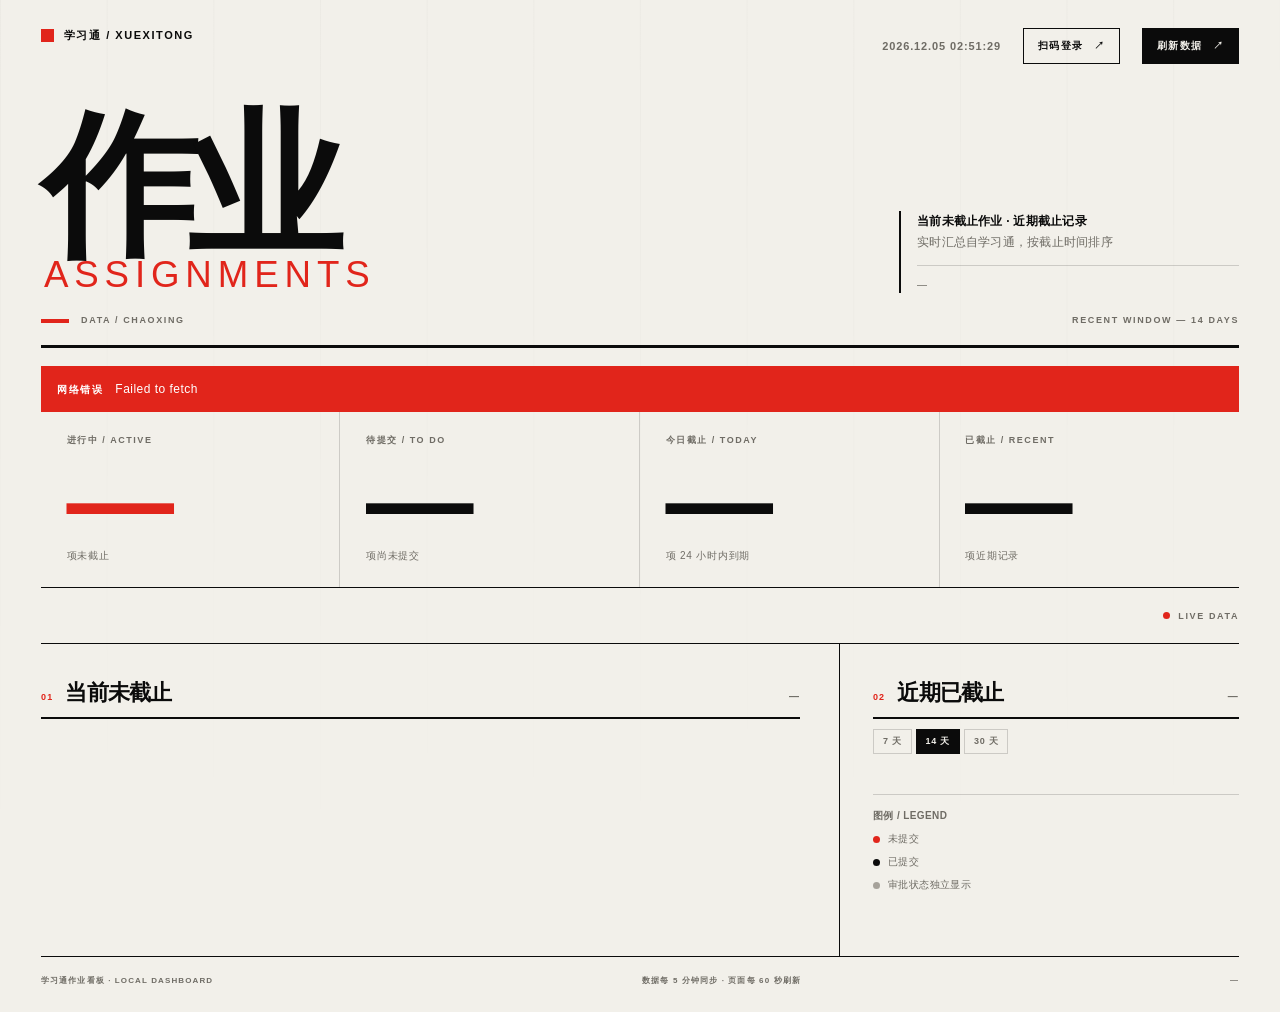
<file: chaoxing-dashboard/index.html>
<!doctype html>
<html lang="zh-CN">
<head>
  <meta charset="utf-8">
  <meta name="viewport" content="width=device-width, initial-scale=1">
  <meta name="color-scheme" content="light">
  <title>作业看板 / ASSIGNMENTS — 学习通</title>
  <link rel="stylesheet" href="./style.css">
</head>
<body>
  <div class="grid-lines" aria-hidden="true"></div>

  <div class="page">
    <header class="masthead">
      <div class="masthead__row">
        <div class="wordmark">
          <span class="wordmark__mark" aria-hidden="true"></span>
          <span>学习通 / XUEXITONG</span>
        </div>
        <div class="masthead__meta">
          <span class="clock" id="clock">--</span>
          <button class="btn btn--ghost" id="loginBtn" type="button">
            <span>扫码登录</span>
            <span aria-hidden="true">↗</span>
          </button>
          <button class="btn" id="refreshBtn" type="button">
            <span>刷新数据</span>
            <span aria-hidden="true">↗</span>
          </button>
        </div>
      </div>

      <div class="masthead__title">
        <h1>作业<span>ASSIGNMENTS</span></h1>
        <div class="masthead__desc">
          <p>当前未截止作业 · 近期截止记录</p>
          <p>实时汇总自学习通，按截止时间排序</p>
          <p class="masthead__stamp" id="generatedAt">—</p>
        </div>
      </div>

      <div class="masthead__rule">
        <span><span class="red-block" aria-hidden="true"></span> DATA / CHAOXING</span>
        <span id="rangeNote">RECENT WINDOW — 14 DAYS</span>
      </div>
    </header>

    <div class="banner" id="banner" hidden>
      <strong id="bannerTitle">数据读取失败</strong>
      <span id="bannerText"></span>
    </div>

    <section class="metrics" aria-label="统计概览">
      <article class="metric metric--hero">
        <span class="label">进行中 / ACTIVE</span>
        <span class="num" id="mActive">—</span>
        <span class="sub">项未截止</span>
      </article>
      <article class="metric">
        <span class="label">待提交 / TO DO</span>
        <span class="num" id="mPending">—</span>
        <span class="sub">项尚未提交</span>
      </article>
      <article class="metric">
        <span class="label">今日截止 / TODAY</span>
        <span class="num" id="mToday">—</span>
        <span class="sub">项 24 小时内到期</span>
      </article>
      <article class="metric">
        <span class="label">已截止 / RECENT</span>
        <span class="num" id="mRecent">—</span>
        <span class="sub" id="mRecentSub">项近期记录</span>
      </article>
    </section>

    <div class="toolbar">
      <div class="filters" id="courseFilters" aria-label="课程筛选"></div>
      <div class="live" aria-hidden="true"><span class="live-dot"></span><span>LIVE DATA</span></div>
    </div>

    <main class="layout">
      <section class="active-section" aria-labelledby="activeHeading">
        <header class="section-header">
          <span class="section-index">01</span>
          <h2 id="activeHeading">当前未截止</h2>
          <span class="section-count" id="activeCount">—</span>
        </header>

        <div class="active-list" id="activeList"></div>
        <div class="empty" id="activeEmpty" hidden>
          <span class="empty__num">00</span>
          <p>当前没有未截止作业</p>
        </div>

        <section class="no-deadline" id="noDeadlineSection" hidden>
          <header class="section-header section-header--small">
            <span class="section-index">01B</span>
            <h2>无截止时间</h2>
            <span class="section-count" id="noDeadlineCount">—</span>
          </header>
          <div id="noDeadlineList"></div>
        </section>
      </section>

      <aside class="sidebar">
        <section class="recent-section" aria-labelledby="recentHeading">
          <header class="section-header">
            <span class="section-index">02</span>
            <h2 id="recentHeading">近期已截止</h2>
            <span class="section-count" id="recentCount">—</span>
          </header>
          <div class="window-switch" role="group" aria-label="近期时间范围">
            <button class="window-btn" data-days="7" type="button">7 天</button>
            <button class="window-btn is-active" data-days="14" type="button">14 天</button>
            <button class="window-btn" data-days="30" type="button">30 天</button>
          </div>
          <div class="recent-list" id="recentList"></div>
          <div class="empty empty--small" id="recentEmpty" hidden>
            <p>该时间范围内没有已截止作业</p>
          </div>
        </section>

        <section class="legend">
          <span class="legend__title">图例 / LEGEND</span>
          <span><i class="legend-dot legend-dot--red"></i>未提交</span>
          <span><i class="legend-dot legend-dot--black"></i>已提交</span>
          <span><i class="legend-dot legend-dot--gray"></i>审批状态独立显示</span>
        </section>
      </aside>
    </main>

    <footer>
      <span>学习通作业看板 · LOCAL DASHBOARD</span>
      <span>数据每 5 分钟同步 · 页面每 60 秒刷新</span>
      <span id="footerTime">—</span>
    </footer>
  </div>

  <div class="login-modal" id="loginModal" hidden>
    <div class="login-panel" role="dialog" aria-modal="true" aria-labelledby="loginTitle">
      <header class="login-panel__head">
        <span class="login-panel__index">LOGIN / 登录</span>
        <button class="login-panel__close" id="loginClose" type="button" aria-label="关闭">×</button>
      </header>
      <div class="login-tabs">
        <button class="login-tab is-active" data-tab="qr" type="button">扫码登录</button>
        <button class="login-tab" data-tab="pwd" type="button">账号密码</button>
      </div>
      <div class="login-panel__body" id="loginQrPane">
        <div class="login-qr">
          <img id="loginQr" alt="学习通登录二维码" width="270" height="270">
          <span class="login-qr__corner login-qr__corner--tl"></span>
          <span class="login-qr__corner login-qr__corner--tr"></span>
          <span class="login-qr__corner login-qr__corner--bl"></span>
          <span class="login-qr__corner login-qr__corner--br"></span>
        </div>
        <div class="login-copy">
          <h3 id="loginTitle">使用学习通 App 扫码</h3>
          <p>打开学习通 → 右上角「扫一扫」→ 扫描左侧二维码 → 手机上点击「确认登录」。</p>
          <p class="login-status" id="loginStatus">正在获取二维码…</p>
          <button class="btn btn--small" id="loginRefresh" type="button">刷新二维码</button>
          <p class="login-note">登录成功后会自动抓取完整 cookie 并刷新看板。二维码约 2 分钟有效，仅供本机使用。</p>
        </div>
      </div>
      <div class="login-panel__body login-panel__body--pwd" id="loginPwdPane" hidden>
        <div class="login-pwd">
          <label class="login-field">
            <span class="login-field__label">学号 / 手机号</span>
            <input class="login-field__input" id="loginUser" type="text" autocomplete="username" placeholder="请输入学习通账号">
          </label>
          <label class="login-field">
            <span class="login-field__label">密码</span>
            <input class="login-field__input" id="loginPass" type="password" autocomplete="current-password" placeholder="请输入密码">
          </label>
          <button class="btn btn--small" id="loginSubmit" type="button">登录</button>
          <p class="login-status" id="loginPwdStatus">账号密码只会发送给学习通官方接口，不会保存</p>
          <p class="login-note">若学校开启新设备短信验证，账号密码登录会失败，请改用扫码登录。</p>
        </div>
      </div>
    </div>
  </div>

  <script src="./app.js"></script>
</body>
</html>
</file>
<file: chaoxing-dashboard/style.css>
:root {
  --paper: #f2f0ea;
  --paper-2: #e9e6de;
  --ink: #0b0b0b;
  --muted: #6f6c65;
  --line: rgba(11, 11, 11, 0.16);
  --strong: #0b0b0b;
  --red: #e1251b;
  --red-dark: #b3160e;
  --white: #ffffff;
  --pad: clamp(20px, 3.2vw, 48px);
  --font: "Helvetica Neue", "Neue Haas Grotesk", Helvetica, Arial, "PingFang SC", "Hiragino Sans GB", "Microsoft YaHei", sans-serif;
}

* { box-sizing: border-box; margin: 0; padding: 0; }
[hidden] { display: none !important; }

html { font-size: 16px; }

body {
  background: var(--paper);
  color: var(--ink);
  font-family: var(--font);
  -webkit-font-smoothing: antialiased;
  text-rendering: optimizeLegibility;
  min-height: 100vh;
  overflow-x: hidden;
}

.grid-lines {
  position: fixed;
  inset: 0;
  z-index: 0;
  pointer-events: none;
  background-image: linear-gradient(to right, rgba(11, 11, 11, 0.045) 1px, transparent 1px);
  background-size: calc(100% / 12) 100%;
  mask-image: linear-gradient(to bottom, rgba(0,0,0,.55), rgba(0,0,0,.2) 55%, transparent 100%);
}

.page {
  position: relative;
  z-index: 1;
  width: min(100%, 1560px);
  margin: 0 auto;
  padding: 28px var(--pad) 0;
}

/* ---------------------------------------------------------------- masthead */
.masthead { border-bottom: 3px solid var(--ink); padding-bottom: 20px; }

.masthead__row {
  display: flex;
  align-items: flex-start;
  justify-content: space-between;
  gap: 24px;
  font-size: 11px;
  font-weight: 600;
  letter-spacing: 0.14em;
  text-transform: uppercase;
}

.wordmark { display: flex; align-items: center; gap: 10px; white-space: nowrap; }
.wordmark__mark { width: 13px; height: 13px; background: var(--red); display: inline-block; }

.masthead__meta { display: flex; align-items: center; gap: 22px; }
.clock { font-variant-numeric: tabular-nums; letter-spacing: 0.08em; color: var(--muted); }

.btn {
  display: inline-flex;
  align-items: center;
  gap: 10px;
  border: 1px solid var(--ink);
  background: var(--ink);
  color: var(--paper);
  font-family: inherit;
  font-size: 10px;
  font-weight: 700;
  letter-spacing: 0.14em;
  text-transform: uppercase;
  padding: 10px 14px;
  cursor: pointer;
  transition: background 120ms ease, border-color 120ms ease, color 120ms ease;
}
.btn:hover { background: var(--red); border-color: var(--red); color: var(--white); }
.btn:active { transform: translateY(1px); }
.btn[disabled] { opacity: .45; cursor: wait; }
.btn--ghost { background: transparent; color: var(--ink); }
.btn--ghost:hover { background: var(--ink); border-color: var(--ink); color: var(--paper); }
.btn--small { font-size: 9px; padding: 8px 12px; }

.masthead__title {
  display: grid;
  grid-template-columns: minmax(0, 1fr) minmax(240px, 340px);
  align-items: end;
  gap: 40px;
  margin-top: clamp(34px, 5vw, 62px);
}

h1 {
  font-size: clamp(78px, 12.2vw, 190px);
  font-weight: 700;
  line-height: 0.78;
  letter-spacing: -0.065em;
  text-transform: uppercase;
  white-space: nowrap;
}
h1 span {
  display: block;
  margin-top: 0.24em;
  padding-left: 0.08em;
  font-size: 0.235em;
  line-height: 1;
  letter-spacing: 0.16em;
  font-weight: 500;
  color: var(--red);
}

.masthead__desc {
  border-left: 2px solid var(--ink);
  padding-left: 16px;
  font-size: 12px;
  line-height: 1.75;
  letter-spacing: 0.02em;
  color: var(--muted);
}
.masthead__desc p:first-child { color: var(--ink); font-weight: 600; }
.masthead__stamp {
  margin-top: 12px;
  padding-top: 10px;
  border-top: 1px solid var(--line);
  font-size: 10px;
  letter-spacing: 0.1em;
  text-transform: uppercase;
  font-variant-numeric: tabular-nums;
}

.masthead__rule {
  display: flex;
  justify-content: space-between;
  align-items: center;
  gap: 20px;
  margin-top: 22px;
  font-size: 9px;
  font-weight: 600;
  letter-spacing: 0.18em;
  text-transform: uppercase;
  color: var(--muted);
}
.red-block { width: 28px; height: 4px; background: var(--red); display: inline-block; margin-right: 8px; vertical-align: middle; }

/* ------------------------------------------------------------------ banner */
.banner {
  display: flex;
  flex-wrap: wrap;
  align-items: baseline;
  gap: 12px;
  margin-top: 18px;
  padding: 14px 16px;
  background: var(--red);
  color: var(--white);
  font-size: 12px;
  line-height: 1.5;
  letter-spacing: 0.04em;
}
.banner strong { font-size: 10px; letter-spacing: 0.16em; text-transform: uppercase; }

/* ----------------------------------------------------------------- metrics */
.metrics {
  display: grid;
  grid-template-columns: repeat(4, minmax(0, 1fr));
  border-bottom: 1px solid var(--ink);
}
.metric {
  min-height: 172px;
  padding: 22px clamp(14px, 2vw, 28px) 24px;
  border-right: 1px solid var(--line);
  display: flex;
  flex-direction: column;
  justify-content: space-between;
}
.metric:last-child { border-right: 0; }
.metric--hero .num { color: var(--red); }
.label { font-size: 9px; font-weight: 700; letter-spacing: 0.17em; color: var(--muted); text-transform: uppercase; }
.num {
  display: block;
  margin: 14px 0 6px;
  font-size: clamp(72px, 8.4vw, 128px);
  font-weight: 700;
  line-height: 0.76;
  letter-spacing: -0.07em;
  font-variant-numeric: tabular-nums;
}
.sub { font-size: 10px; letter-spacing: 0.08em; color: var(--muted); }

/* ----------------------------------------------------------------- toolbar */
.toolbar {
  display: flex;
  align-items: center;
  justify-content: space-between;
  gap: 20px;
  min-height: 56px;
  padding: 12px 0;
  border-bottom: 1px solid var(--ink);
}
.filters { display: flex; flex-wrap: wrap; gap: 6px; overflow: hidden; }
.chip {
  border: 1px solid var(--line);
  background: transparent;
  color: var(--ink);
  font-family: inherit;
  font-size: 10px;
  font-weight: 500;
  letter-spacing: 0.06em;
  padding: 6px 10px;
  cursor: pointer;
  white-space: nowrap;
  transition: background 120ms ease, color 120ms ease, border-color 120ms ease;
}
.chip:hover { border-color: var(--ink); }
.chip.is-active { background: var(--ink); color: var(--paper); border-color: var(--ink); }
.live { display: flex; align-items: center; gap: 8px; font-size: 9px; font-weight: 700; letter-spacing: 0.18em; color: var(--muted); white-space: nowrap; }
.live-dot { width: 7px; height: 7px; border-radius: 50%; background: var(--red); animation: pulse 2.2s ease-out infinite; }
@keyframes pulse {
  0% { box-shadow: 0 0 0 0 rgba(225, 37, 27, .5); }
  70% { box-shadow: 0 0 0 7px rgba(225, 37, 27, 0); }
  100% { box-shadow: 0 0 0 0 rgba(225, 37, 27, 0); }
}

/* ------------------------------------------------------------------ layout */
.layout {
  display: grid;
  grid-template-columns: minmax(0, 8fr) minmax(300px, 4fr);
  border-bottom: 1px solid var(--ink);
}
.active-section { padding: 34px clamp(20px, 3vw, 44px) 64px 0; border-right: 1px solid var(--ink); min-width: 0; }
.sidebar { padding: 34px 0 64px clamp(20px, 2.6vw, 36px); min-width: 0; }

.section-header {
  display: flex;
  align-items: baseline;
  gap: 12px;
  padding-bottom: 10px;
  border-bottom: 2px solid var(--ink);
}
.section-header--small { border-bottom-width: 1px; }
.section-index { font-size: 9px; font-weight: 700; letter-spacing: 0.13em; color: var(--red); text-transform: uppercase; }
h2 { font-size: clamp(18px, 1.7vw, 24px); font-weight: 700; letter-spacing: -0.035em; }
.section-count { margin-left: auto; font-size: 10px; font-weight: 600; letter-spacing: 0.12em; color: var(--muted); font-variant-numeric: tabular-nums; }

/* ------------------------------------------------------------------- works */
.work {
  position: relative;
  display: grid;
  grid-template-columns: 54px minmax(0, 1fr) minmax(150px, 200px);
  gap: clamp(12px, 2vw, 26px);
  padding: 26px 0 24px;
  border-bottom: 1px solid var(--line);
}
.work::after {
  content: "";
  position: absolute;
  left: 0;
  bottom: -1px;
  width: var(--elapsed, 0%);
  height: 2px;
  background: var(--red);
  opacity: .75;
}
@keyframes rise { from { opacity: 0; transform: translateY(10px); } to { opacity: 1; transform: none; } }
.work__index { padding-top: 6px; font-size: 11px; font-weight: 600; letter-spacing: 0.08em; color: var(--muted); font-variant-numeric: tabular-nums; }
.work__body { min-width: 0; }
.work__meta { display: flex; align-items: center; flex-wrap: wrap; gap: 8px 12px; }
.course-tag {
  display: inline-block;
  max-width: 100%;
  overflow: hidden;
  text-overflow: ellipsis;
  white-space: nowrap;
  border: 1px solid var(--ink);
  background: var(--paper);
  padding: 3px 8px;
  font-size: 9px;
  font-weight: 600;
  letter-spacing: 0.04em;
}
.status-badge {
  display: inline-flex;
  align-items: center;
  gap: 6px;
  border: 1px solid currentColor;
  background: transparent;
  color: var(--red);
  font-family: inherit;
  font-size: 9px;
  font-weight: 700;
  letter-spacing: 0.08em;
  line-height: 1;
  padding: 3px 7px;
  white-space: nowrap;
}
.status-badge .status-mark { width: 6px; height: 6px; background: currentColor; display: inline-block; }
.status-badge.is-submitted { color: var(--ink); }
.approval { font-size: 9px; color: var(--muted); letter-spacing: 0.06em; white-space: nowrap; }
.approval::before { content: "/"; margin-right: 6px; color: var(--line); }
.nd-approval { flex: none; }
.work h3 a, .recent-title a, .nd-title a { color: inherit; text-decoration: none; }
.work h3 a:hover, .recent-title a:hover, .nd-title a:hover { color: var(--red); text-decoration: underline; text-underline-offset: 3px; }
.work h3 {
  margin: 9px 0 0;
  font-size: clamp(19px, 1.9vw, 28px);
  font-weight: 600;
  line-height: 1.18;
  letter-spacing: -0.035em;
  word-break: break-word;
}
.work__sub { margin-top: 9px; font-size: 10px; letter-spacing: 0.06em; color: var(--muted); }
.work__deadline { text-align: right; display: flex; flex-direction: column; align-items: flex-end; }
.deadline__label { font-size: 8px; font-weight: 700; letter-spacing: 0.2em; color: var(--muted); text-transform: uppercase; }
.deadline__date { margin-top: 5px; font-size: clamp(25px, 2.5vw, 36px); font-weight: 700; line-height: 0.9; letter-spacing: -0.05em; font-variant-numeric: tabular-nums; }
.deadline__time { margin-top: 5px; font-size: 11px; color: var(--muted); font-variant-numeric: tabular-nums; letter-spacing: 0.05em; }
.countdown {
  margin-top: 11px;
  padding: 5px 8px;
  background: var(--ink);
  color: var(--paper);
  font-size: 9px;
  font-weight: 700;
  letter-spacing: 0.1em;
  font-variant-numeric: tabular-nums;
  white-space: nowrap;
}
.countdown.is-urgent { background: var(--red); color: var(--white); }
.countdown.is-soon { background: var(--red-dark); color: var(--white); }

/* --------------------------------------------------------------- no deadline */
.no-deadline { margin-top: 44px; }
.no-deadline .section-header { margin-bottom: 2px; }
.no-deadline-item { display: flex; align-items: baseline; gap: 12px; padding: 11px 0; border-bottom: 1px solid var(--line); font-size: 12px; }
.no-deadline-item .nd-course { font-size: 9px; color: var(--muted); letter-spacing: 0.05em; white-space: nowrap; }
.no-deadline-item .nd-title { font-weight: 600; letter-spacing: -0.01em; overflow: hidden; text-overflow: ellipsis; white-space: nowrap; }
.no-deadline-item .nd-status { margin-left: auto; flex: none; }

/* ------------------------------------------------------------------ recent */
.window-switch { display: flex; gap: 4px; margin: 10px 0 2px; }
.window-btn {
  border: 1px solid var(--line);
  background: transparent;
  color: var(--muted);
  font-family: inherit;
  font-size: 9px;
  font-weight: 600;
  letter-spacing: 0.08em;
  padding: 5px 9px;
  cursor: pointer;
}
.window-btn:hover { border-color: var(--ink); color: var(--ink); }
.window-btn.is-active { background: var(--ink); color: var(--paper); border-color: var(--ink); }

.recent-item {
  display: grid;
  grid-template-columns: 52px minmax(0, 1fr) auto;
  gap: 12px;
  align-items: start;
  padding: 14px 0;
  border-bottom: 1px solid var(--line);
}
.recent-date { font-size: 12px; font-weight: 700; line-height: 1.1; font-variant-numeric: tabular-nums; letter-spacing: -0.01em; }
.recent-date span { display: block; margin-top: 3px; font-size: 9px; font-weight: 400; color: var(--muted); }
.recent-title { font-size: 12px; font-weight: 600; line-height: 1.35; letter-spacing: -0.01em; word-break: break-word; }
.recent-course { margin-top: 3px; font-size: 9px; color: var(--muted); letter-spacing: 0.03em; overflow: hidden; text-overflow: ellipsis; white-space: nowrap; }
.recent-item .status-badge { justify-self: end; }

.legend { margin-top: 40px; padding-top: 14px; border-top: 1px solid var(--line); display: flex; flex-direction: column; gap: 9px; }
.legend__title { font-size: 8px; font-weight: 700; letter-spacing: 0.18em; color: var(--muted); text-transform: uppercase; }
.legend > span { display: flex; align-items: center; gap: 8px; font-size: 10px; color: var(--muted); letter-spacing: 0.04em; }
.legend-dot { width: 7px; height: 7px; display: inline-block; border-radius: 50%; }
.legend-dot--red { background: var(--red); }
.legend-dot--gray { background: #a6a29a; }
.legend-dot--black { background: var(--ink); }

/* ------------------------------------------------------------------- empty */
.empty { padding: 56px 0 20px; display: flex; flex-direction: column; align-items: flex-start; gap: 10px; }
.empty__num { font-size: 84px; font-weight: 700; line-height: .8; letter-spacing: -0.07em; color: var(--line); }
.empty p { font-size: 12px; color: var(--muted); letter-spacing: 0.04em; }
.empty--small { padding: 24px 0; }
.empty--small p { font-size: 11px; }

/* --------------------------------------------------------------- login modal */
.login-modal {
  position: fixed;
  inset: 0;
  z-index: 20;
  display: flex;
  align-items: center;
  justify-content: center;
  padding: 24px;
  background: rgba(11, 11, 11, .74);
}
.login-panel {
  width: min(780px, 100%);
  background: var(--paper);
  border: 2px solid var(--ink);
  box-shadow: 12px 12px 0 var(--red);
  animation: rise 220ms ease both;
}
.login-panel__head { display: flex; align-items: center; justify-content: space-between; padding: 12px 16px; border-bottom: 2px solid var(--ink); }
.login-panel__index { font-size: 9px; font-weight: 700; letter-spacing: .18em; color: var(--red); }
.login-panel__close { border: 0; background: transparent; color: var(--ink); font-family: inherit; font-size: 30px; line-height: .7; cursor: pointer; padding: 0 2px; }
.login-panel__close:hover { color: var(--red); }
.login-panel__body { display: grid; grid-template-columns: 290px minmax(0, 1fr); gap: 32px; padding: 32px; }
.login-tabs { display: flex; border-bottom: 2px solid var(--ink); }
.login-tab {
  flex: 1; padding: 12px 16px; border: 0; background: transparent;
  font-family: inherit; font-size: 10px; font-weight: 700; letter-spacing: .14em;
  color: var(--muted); cursor: pointer;
}
.login-tab.is-active { background: var(--ink); color: var(--paper); }
.login-panel__body--pwd { grid-template-columns: minmax(0, 1fr); max-width: 460px; }
.login-pwd { display: flex; flex-direction: column; gap: 14px; }
.login-field { display: flex; flex-direction: column; gap: 6px; }
.login-field__label { font-size: 9px; font-weight: 700; letter-spacing: .16em; color: var(--muted); text-transform: uppercase; }
.login-field__input {
  height: 40px; padding: 0 12px; border: 1px solid var(--ink); background: var(--white);
  font-family: inherit; font-size: 13px; color: var(--ink); outline: none;
}
.login-field__input:focus { border-color: var(--red); box-shadow: inset 0 0 0 1px var(--red); }
#loginSubmit { align-self: flex-start; margin-top: 4px; }

.login-qr { position: relative; width: 270px; height: 270px; padding: 10px; background: var(--white); border: 1px solid var(--ink); }
.login-qr img { display: block; width: 100%; height: 100%; object-fit: contain; }
.login-qr__corner { position: absolute; width: 16px; height: 16px; border-color: var(--red); border-style: solid; }
.login-qr__corner--tl { top: -2px; left: -2px; border-width: 3px 0 0 3px; }
.login-qr__corner--tr { top: -2px; right: -2px; border-width: 3px 3px 0 0; }
.login-qr__corner--bl { bottom: -2px; left: -2px; border-width: 0 0 3px 3px; }
.login-qr__corner--br { bottom: -2px; right: -2px; border-width: 0 3px 3px 0; }
.login-copy h3 { font-size: clamp(22px, 2.4vw, 32px); line-height: 1.1; letter-spacing: -.04em; font-weight: 700; }
.login-copy > p { margin-top: 12px; font-size: 11px; line-height: 1.75; color: var(--muted); letter-spacing: .02em; }
.login-status { margin-top: 18px; padding: 10px 12px; background: var(--ink); color: var(--paper); font-size: 10px; font-weight: 700; letter-spacing: .07em; min-height: 34px; }
.login-status.is-ok { background: var(--red); color: var(--white); }
.login-note { margin-top: 16px; padding-top: 10px; border-top: 1px solid var(--line); font-size: 9px !important; }
.login-copy .btn { margin-top: 16px; }

/* ------------------------------------------------------------------ footer */
footer {
  display: flex;
  justify-content: space-between;
  gap: 18px;
  flex-wrap: wrap;
  padding: 18px 0 26px;
  font-size: 8px;
  font-weight: 600;
  letter-spacing: 0.14em;
  color: var(--muted);
  text-transform: uppercase;
}

/* ------------------------------------------------------------------ motion */
@media (prefers-reduced-motion: reduce) {
  *, *::before, *::after { animation: none !important; transition: none !important; }
}

/* --------------------------------------------------------------- responsive */
@media (max-width: 1080px) {
  .masthead__title { grid-template-columns: 1fr; gap: 26px; }
  h1 { font-size: clamp(72px, 16vw, 150px); }
  .masthead__desc { max-width: 520px; }
  .layout { grid-template-columns: minmax(0, 7fr) minmax(280px, 5fr); }
}

@media (max-width: 820px) {
  .page { padding-top: 18px; }
  .masthead__row { flex-direction: column; align-items: flex-start; gap: 14px; }
  .masthead__meta { width: 100%; justify-content: space-between; }
  .masthead__rule { font-size: 8px; }
  .metrics { grid-template-columns: repeat(2, minmax(0, 1fr)); }
  .metric { min-height: 138px; border-bottom: 1px solid var(--line); }
  .metric:nth-child(2n) { border-right: 0; }
  .metric:nth-child(-n+2) { border-bottom: 1px solid var(--line); }
  .num { font-size: clamp(58px, 15vw, 96px); }
  .layout { grid-template-columns: 1fr; }
  .active-section { border-right: 0; padding-right: 0; padding-bottom: 42px; }
  .sidebar { padding: 30px 0 48px; border-top: 3px solid var(--ink); }
  .work { grid-template-columns: 38px minmax(0, 1fr) 126px; gap: 10px; }
  .work h3 { font-size: 18px; }
  .course-tag { max-width: 220px; }
}

@media (max-width: 720px) {
  .login-panel__body { grid-template-columns: 1fr; gap: 22px; padding: 22px; justify-items: start; }
  .login-qr { width: 220px; height: 220px; }
}

@media (max-width: 520px) {
  .metrics { grid-template-columns: 1fr 1fr; }
  .metric { padding: 16px 12px 18px; min-height: 120px; }
  .num { font-size: 64px; }
  .toolbar { flex-direction: column; align-items: flex-start; gap: 8px; padding-bottom: 14px; }
  .work { grid-template-columns: minmax(0, 1fr); padding: 20px 0; }
  .work__index { display: none; }
  .work__deadline { flex-direction: row; align-items: baseline; gap: 8px; margin-top: 14px; text-align: left; }
  .deadline__label { display: none; }
  .deadline__date { font-size: 26px; }
  .deadline__time { margin-top: 0; }
  .countdown { margin-top: 0; margin-left: 6px; }
  .recent-item { grid-template-columns: 48px minmax(0, 1fr); }
  .recent-item .status-badge { grid-column: 2; justify-self: start; }
  h1 { font-size: 58px; }
}
</file>
